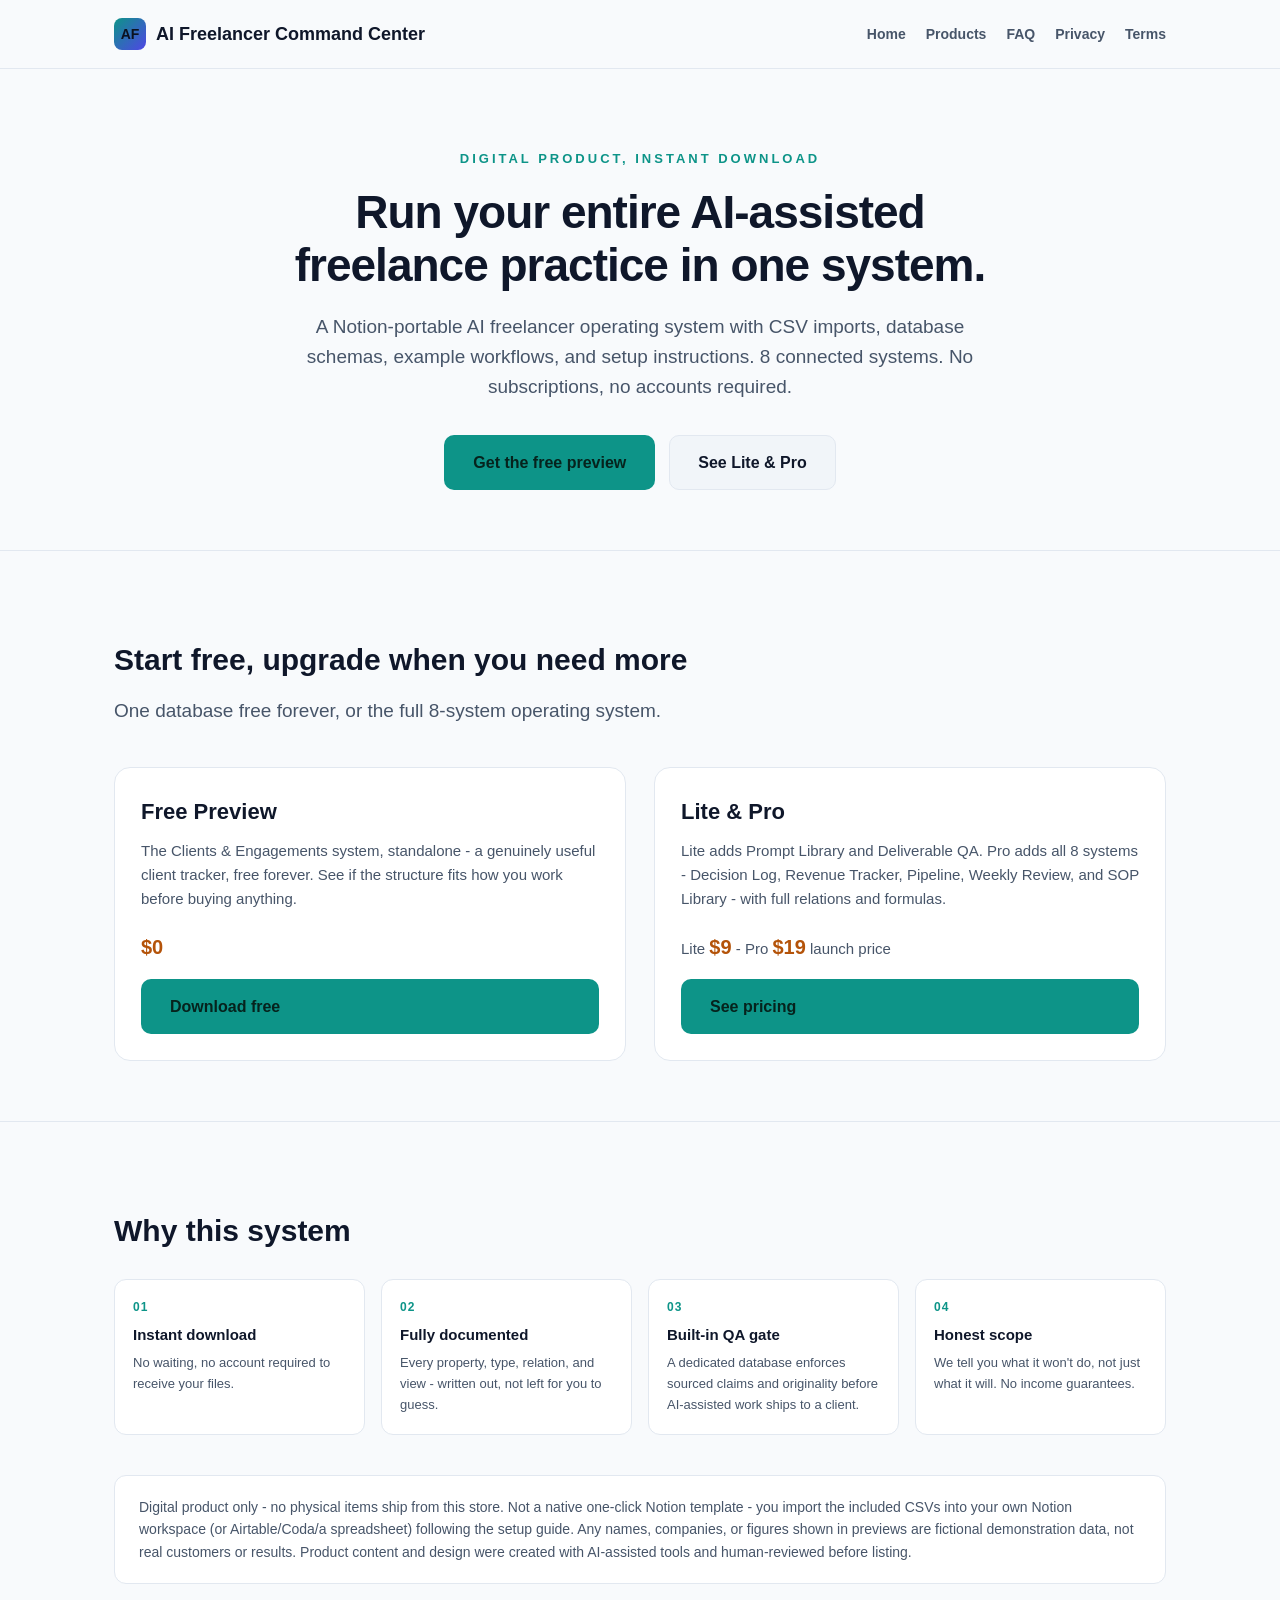
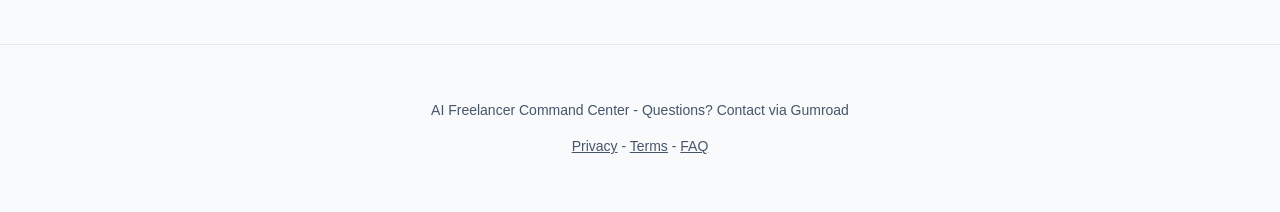
<file: index.html>
<!DOCTYPE html>
<html lang="en">
<head>
<meta charset="UTF-8">
<meta name="viewport" content="width=device-width, initial-scale=1.0">
<title>AI Freelancer Command Center</title>
<meta name="description" content="A Notion-portable AI freelancer operating system - clients, prompts, QA, pipeline, and revenue, all connected. Free preview, Lite, and Pro editions.">
<link rel="stylesheet" href="assets/style.css">
</head>
<body>
<nav>
  <div class="container">
    <a class="brand" href="index.html"><div class="brand-mark">AF</div>AI Freelancer Command Center</a>
    <div class="navlinks">
      <a href="index.html">Home</a>
      <a href="products.html">Products</a>
      <a href="faq.html">FAQ</a>
      <a href="privacy.html">Privacy</a>
      <a href="terms.html">Terms</a>
    </div>
  </div>
</nav>

<header class="hero">
  <div class="container">
    <div class="eyebrow">Digital product, instant download</div>
    <h1>Run your entire AI-assisted<br>freelance practice in one system.</h1>
    <p class="lead">A Notion-portable AI freelancer operating system with CSV imports, database schemas, example workflows, and setup instructions. 8 connected systems. No subscriptions, no accounts required.</p>
    <div class="btn-row">
      <a class="btn btn-primary" href="products.html">Get the free preview</a>
      <a class="btn btn-secondary" href="products.html">See Lite &amp; Pro</a>
    </div>
  </div>
</header>

<section class="section">
  <div class="container">
    <h2>Start free, upgrade when you need more</h2>
    <p class="lead">One database free forever, or the full 8-system operating system.</p>
    <div class="products">
      <div class="card">
        <div class="card-body">
          <h3>Free Preview</h3>
          <p>The Clients &amp; Engagements system, standalone - a genuinely useful client tracker, free forever. See if the structure fits how you work before buying anything.</p>
          <div class="price"><b>$0</b></div>
          <a class="btn btn-primary" href="https://yasnix.gumroad.com/l/ai-freelancer-command-center-free-preview">Download free</a>
        </div>
      </div>
      <div class="card">
        <div class="card-body">
          <h3>Lite &amp; Pro</h3>
          <p>Lite adds Prompt Library and Deliverable QA. Pro adds all 8 systems - Decision Log, Revenue Tracker, Pipeline, Weekly Review, and SOP Library - with full relations and formulas.</p>
          <div class="price">Lite <b>$9</b> - Pro <b>$19</b> launch price</div>
          <a class="btn btn-primary" href="products.html#command-center">See pricing</a>
        </div>
      </div>
    </div>
  </div>
</section>

<section class="section">
  <div class="container">
    <h2>Why this system</h2>
    <div class="feat-grid">
      <div class="feat"><div class="n">01</div><h4>Instant download</h4><p>No waiting, no account required to receive your files.</p></div>
      <div class="feat"><div class="n">02</div><h4>Fully documented</h4><p>Every property, type, relation, and view - written out, not left for you to guess.</p></div>
      <div class="feat"><div class="n">03</div><h4>Built-in QA gate</h4><p>A dedicated database enforces sourced claims and originality before AI-assisted work ships to a client.</p></div>
      <div class="feat"><div class="n">04</div><h4>Honest scope</h4><p>We tell you what it won't do, not just what it will. No income guarantees.</p></div>
    </div>
    <div class="disclosure">
      Digital product only - no physical items ship from this store. Not a native one-click Notion template - you import the included CSVs into your own Notion workspace (or Airtable/Coda/a spreadsheet) following the setup guide. Any names, companies, or figures shown in previews are fictional demonstration data, not real customers or results. Product content and design were created with AI-assisted tools and human-reviewed before listing.
    </div>
  </div>
</section>

<footer>
  <div class="container">
    <p>AI Freelancer Command Center - Questions? Contact via Gumroad</p>
    <p><a href="privacy.html">Privacy</a> - <a href="terms.html">Terms</a> - <a href="faq.html">FAQ</a></p>
  </div>
</footer>
</body>
</html>
</file>
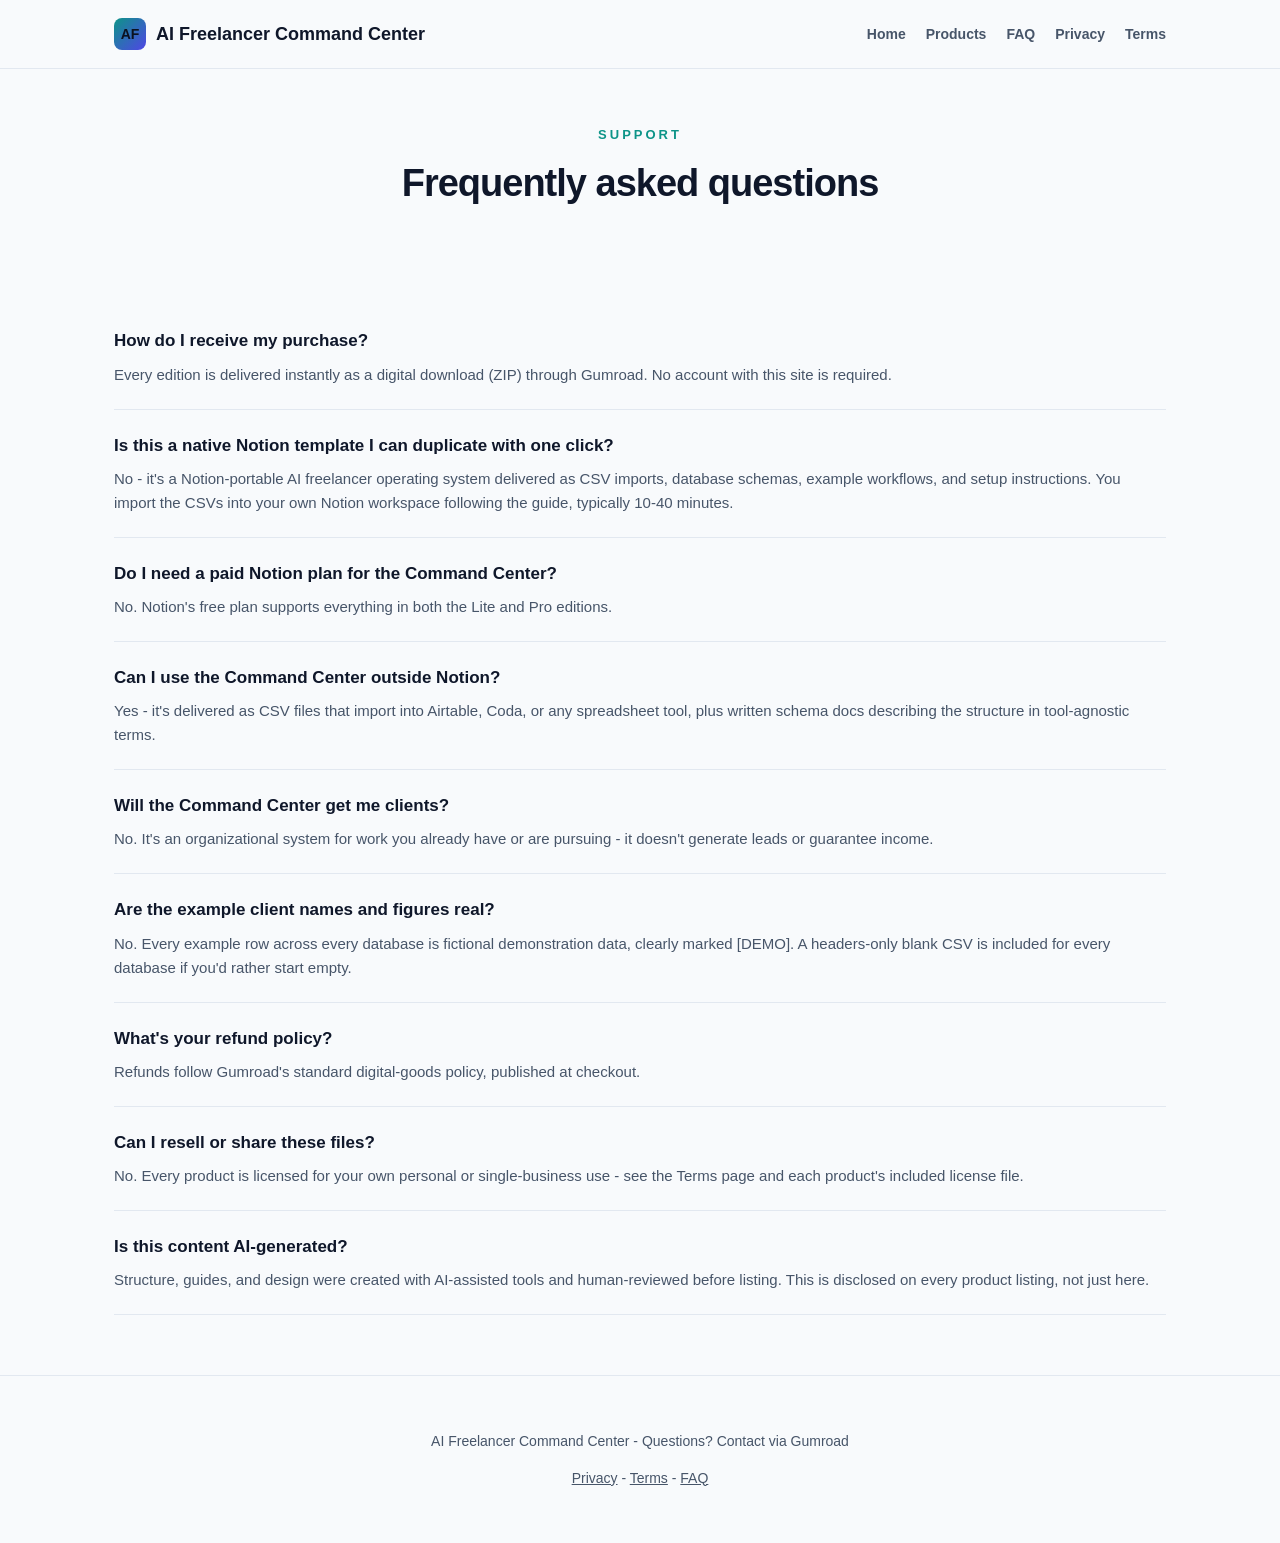
<file: faq.html>
<!DOCTYPE html>
<html lang="en">
<head>
<meta charset="UTF-8">
<meta name="viewport" content="width=device-width, initial-scale=1.0">
<title>FAQ - AI Freelancer Command Center</title>
<link rel="stylesheet" href="assets/style.css">
</head>
<body>
<nav>
  <div class="container">
    <a class="brand" href="index.html"><div class="brand-mark">AF</div>AI Freelancer Command Center</a>
    <div class="navlinks">
      <a href="index.html">Home</a>
      <a href="products.html">Products</a>
      <a href="faq.html">FAQ</a>
      <a href="privacy.html">Privacy</a>
      <a href="terms.html">Terms</a>
    </div>
  </div>
</nav>

<header class="hero" style="padding:56px 0 20px;">
  <div class="container">
    <div class="eyebrow">Support</div>
    <h1 style="font-size:38px;">Frequently asked questions</h1>
  </div>
</header>

<section class="section" style="border-top:none;">
  <div class="container">
    <div class="faq-item">
      <h3>How do I receive my purchase?</h3>
      <p>Every edition is delivered instantly as a digital download (ZIP) through Gumroad. No account with this site is required.</p>
    </div>
    <div class="faq-item">
      <h3>Is this a native Notion template I can duplicate with one click?</h3>
      <p>No - it's a Notion-portable AI freelancer operating system delivered as CSV imports, database schemas, example workflows, and setup instructions. You import the CSVs into your own Notion workspace following the guide, typically 10-40 minutes.</p>
    </div>
    <div class="faq-item">
      <h3>Do I need a paid Notion plan for the Command Center?</h3>
      <p>No. Notion's free plan supports everything in both the Lite and Pro editions.</p>
    </div>
    <div class="faq-item">
      <h3>Can I use the Command Center outside Notion?</h3>
      <p>Yes - it's delivered as CSV files that import into Airtable, Coda, or any spreadsheet tool, plus written schema docs describing the structure in tool-agnostic terms.</p>
    </div>
    <div class="faq-item">
      <h3>Will the Command Center get me clients?</h3>
      <p>No. It's an organizational system for work you already have or are pursuing - it doesn't generate leads or guarantee income.</p>
    </div>
    <div class="faq-item">
      <h3>Are the example client names and figures real?</h3>
      <p>No. Every example row across every database is fictional demonstration data, clearly marked [DEMO]. A headers-only blank CSV is included for every database if you'd rather start empty.</p>
    </div>
    <div class="faq-item">
      <h3>What's your refund policy?</h3>
      <p>Refunds follow Gumroad's standard digital-goods policy, published at checkout.</p>
    </div>
    <div class="faq-item">
      <h3>Can I resell or share these files?</h3>
      <p>No. Every product is licensed for your own personal or single-business use - see the Terms page and each product's included license file.</p>
    </div>
    <div class="faq-item">
      <h3>Is this content AI-generated?</h3>
      <p>Structure, guides, and design were created with AI-assisted tools and human-reviewed before listing. This is disclosed on every product listing, not just here.</p>
    </div>
  </div>
</section>

<footer>
  <div class="container">
    <p>AI Freelancer Command Center - Questions? Contact via Gumroad</p>
    <p><a href="privacy.html">Privacy</a> - <a href="terms.html">Terms</a> - <a href="faq.html">FAQ</a></p>
  </div>
</footer>
</body>
</html>
</file>
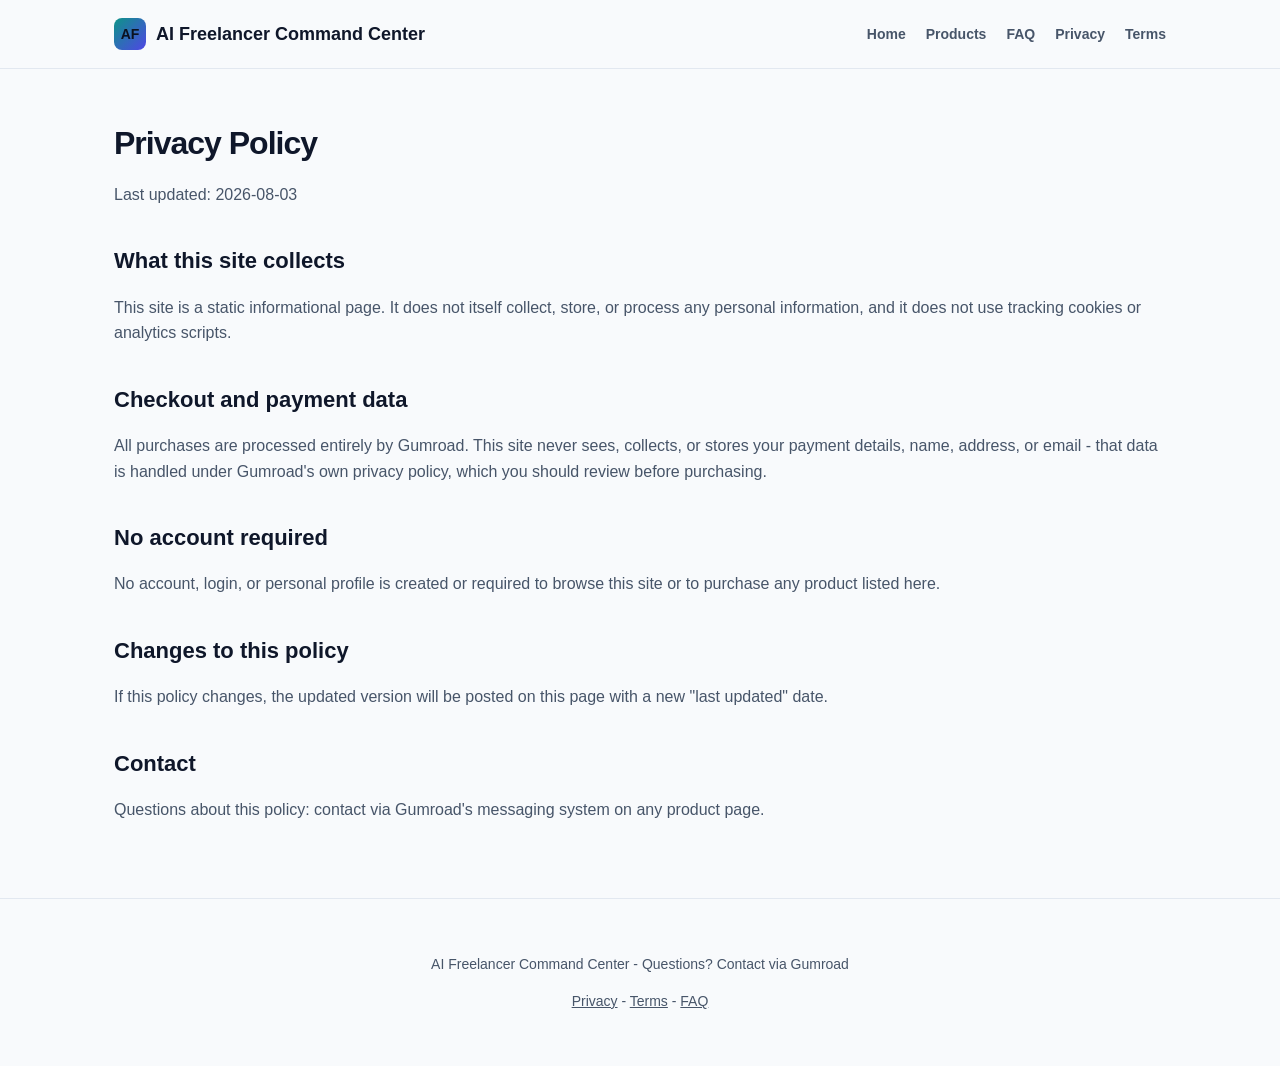
<file: privacy.html>
<!DOCTYPE html>
<html lang="en">
<head>
<meta charset="UTF-8">
<meta name="viewport" content="width=device-width, initial-scale=1.0">
<title>Privacy Policy - AI Freelancer Command Center</title>
<link rel="stylesheet" href="assets/style.css">
</head>
<body>
<nav>
  <div class="container">
    <a class="brand" href="index.html"><div class="brand-mark">AF</div>AI Freelancer Command Center</a>
    <div class="navlinks">
      <a href="index.html">Home</a>
      <a href="products.html">Products</a>
      <a href="faq.html">FAQ</a>
      <a href="privacy.html">Privacy</a>
      <a href="terms.html">Terms</a>
    </div>
  </div>
</nav>

<section class="section legal" style="border-top:none;padding-top:56px;">
  <div class="container">
    <h1>Privacy Policy</h1>
    <p>Last updated: 2026-08-03</p>

    <h2>What this site collects</h2>
    <p>This site is a static informational page. It does not itself collect, store, or process any personal information, and it does not use tracking cookies or analytics scripts.</p>

    <h2>Checkout and payment data</h2>
    <p>All purchases are processed entirely by Gumroad. This site never sees, collects, or stores your payment details, name, address, or email - that data is handled under Gumroad's own privacy policy, which you should review before purchasing.</p>

    <h2>No account required</h2>
    <p>No account, login, or personal profile is created or required to browse this site or to purchase any product listed here.</p>

    <h2>Changes to this policy</h2>
    <p>If this policy changes, the updated version will be posted on this page with a new "last updated" date.</p>

    <h2>Contact</h2>
    <p>Questions about this policy: contact via Gumroad's messaging system on any product page.</p>
  </div>
</section>

<footer>
  <div class="container">
    <p>AI Freelancer Command Center - Questions? Contact via Gumroad</p>
    <p><a href="privacy.html">Privacy</a> - <a href="terms.html">Terms</a> - <a href="faq.html">FAQ</a></p>
  </div>
</footer>
</body>
</html>
</file>
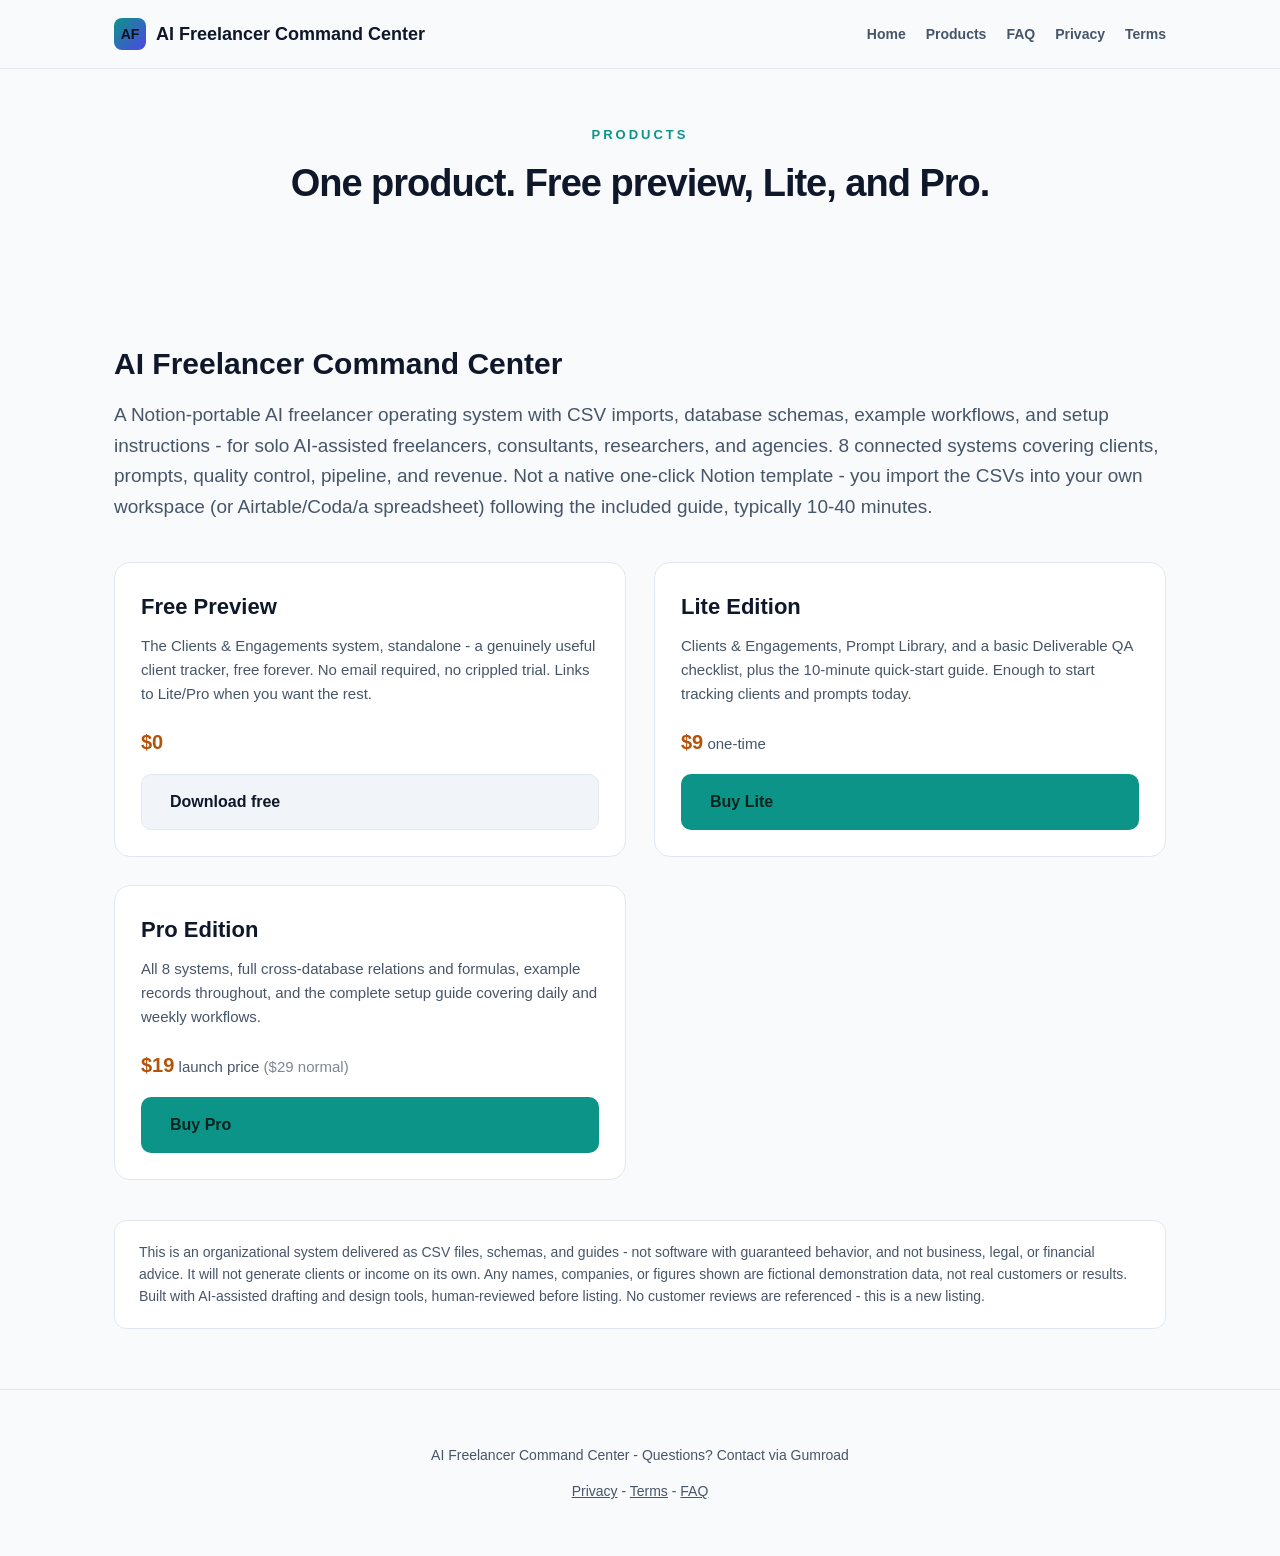
<file: products.html>
<!DOCTYPE html>
<html lang="en">
<head>
<meta charset="UTF-8">
<meta name="viewport" content="width=device-width, initial-scale=1.0">
<title>Products - AI Freelancer Command Center</title>
<meta name="description" content="AI Freelancer Command Center - Free Preview, Lite, and Pro editions.">
<link rel="stylesheet" href="assets/style.css">
</head>
<body>
<nav>
  <div class="container">
    <a class="brand" href="index.html"><div class="brand-mark">AF</div>AI Freelancer Command Center</a>
    <div class="navlinks">
      <a href="index.html">Home</a>
      <a href="products.html">Products</a>
      <a href="faq.html">FAQ</a>
      <a href="privacy.html">Privacy</a>
      <a href="terms.html">Terms</a>
    </div>
  </div>
</nav>

<header class="hero" style="padding:56px 0 30px;">
  <div class="container">
    <div class="eyebrow">Products</div>
    <h1 style="font-size:38px;">One product. Free preview, Lite, and Pro.</h1>
  </div>
</header>

<section class="section" id="command-center" style="border-top:none;">
  <div class="container">
    <h2>AI Freelancer Command Center</h2>
    <p class="lead">A Notion-portable AI freelancer operating system with CSV imports, database schemas, example workflows, and setup instructions - for solo AI-assisted freelancers, consultants, researchers, and agencies. 8 connected systems covering clients, prompts, quality control, pipeline, and revenue. Not a native one-click Notion template - you import the CSVs into your own workspace (or Airtable/Coda/a spreadsheet) following the included guide, typically 10-40 minutes.</p>
    <div class="products">
      <div class="card" id="free-preview">
        <div class="card-body">
          <h3>Free Preview</h3>
          <p>The Clients &amp; Engagements system, standalone - a genuinely useful client tracker, free forever. No email required, no crippled trial. Links to Lite/Pro when you want the rest.</p>
          <div class="price"><b>$0</b></div>
          <a class="btn btn-secondary" href="https://yasnix.gumroad.com/l/ai-freelancer-command-center-free-preview">Download free</a>
        </div>
      </div>
      <div class="card">
        <div class="card-body">
          <h3>Lite Edition</h3>
          <p>Clients &amp; Engagements, Prompt Library, and a basic Deliverable QA checklist, plus the 10-minute quick-start guide. Enough to start tracking clients and prompts today.</p>
          <div class="price"><b>$9</b> one-time</div>
          <a class="btn btn-primary" href="https://yasnix.gumroad.com/l/ai-freelancer-command-center-lite">Buy Lite</a>
        </div>
      </div>
      <div class="card">
        <div class="card-body">
          <h3>Pro Edition</h3>
          <p>All 8 systems, full cross-database relations and formulas, example records throughout, and the complete setup guide covering daily and weekly workflows.</p>
          <div class="price"><b>$19</b> launch price <span style="opacity:.7;">($29 normal)</span></div>
          <a class="btn btn-primary" href="https://yasnix.gumroad.com/l/ai-freelancer-command-center-pro">Buy Pro</a>
        </div>
      </div>
    </div>
    <div class="disclosure">This is an organizational system delivered as CSV files, schemas, and guides - not software with guaranteed behavior, and not business, legal, or financial advice. It will not generate clients or income on its own. Any names, companies, or figures shown are fictional demonstration data, not real customers or results. Built with AI-assisted drafting and design tools, human-reviewed before listing. No customer reviews are referenced - this is a new listing.</div>
  </div>
</section>

<footer>
  <div class="container">
    <p>AI Freelancer Command Center - Questions? Contact via Gumroad</p>
    <p><a href="privacy.html">Privacy</a> - <a href="terms.html">Terms</a> - <a href="faq.html">FAQ</a></p>
  </div>
</footer>
</body>
</html>
</file>
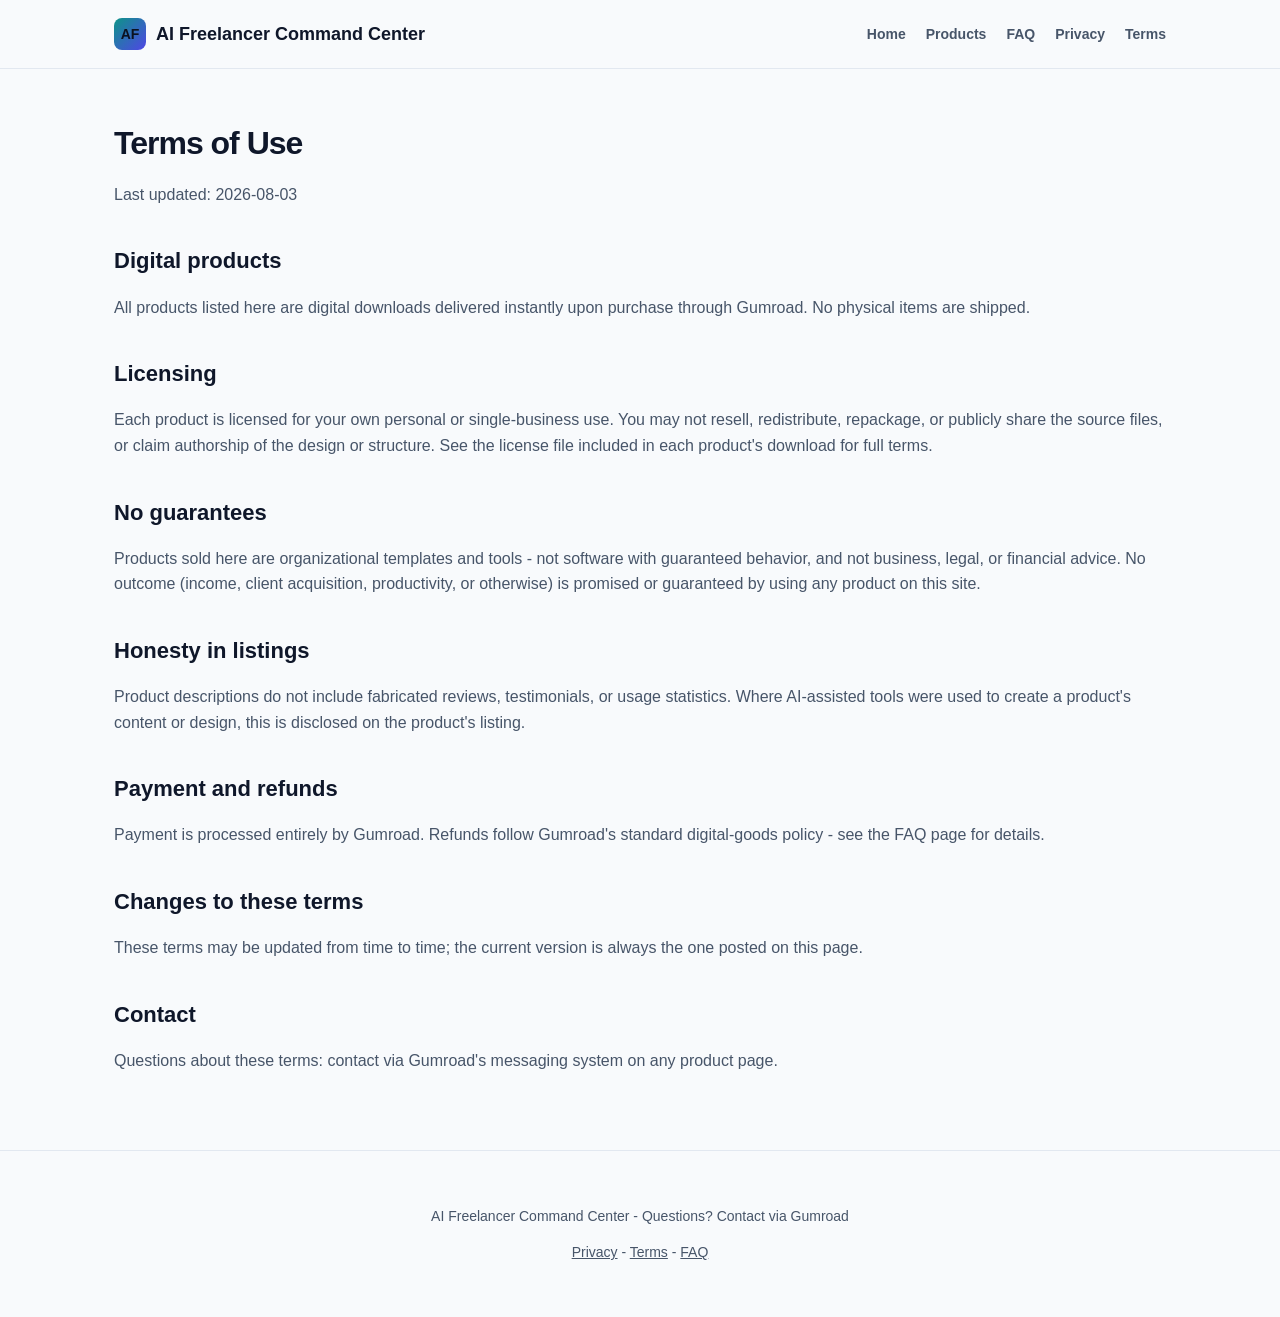
<file: terms.html>
<!DOCTYPE html>
<html lang="en">
<head>
<meta charset="UTF-8">
<meta name="viewport" content="width=device-width, initial-scale=1.0">
<title>Terms of Use - AI Freelancer Command Center</title>
<link rel="stylesheet" href="assets/style.css">
</head>
<body>
<nav>
  <div class="container">
    <a class="brand" href="index.html"><div class="brand-mark">AF</div>AI Freelancer Command Center</a>
    <div class="navlinks">
      <a href="index.html">Home</a>
      <a href="products.html">Products</a>
      <a href="faq.html">FAQ</a>
      <a href="privacy.html">Privacy</a>
      <a href="terms.html">Terms</a>
    </div>
  </div>
</nav>

<section class="section legal" style="border-top:none;padding-top:56px;">
  <div class="container">
    <h1>Terms of Use</h1>
    <p>Last updated: 2026-08-03</p>

    <h2>Digital products</h2>
    <p>All products listed here are digital downloads delivered instantly upon purchase through Gumroad. No physical items are shipped.</p>

    <h2>Licensing</h2>
    <p>Each product is licensed for your own personal or single-business use. You may not resell, redistribute, repackage, or publicly share the source files, or claim authorship of the design or structure. See the license file included in each product's download for full terms.</p>

    <h2>No guarantees</h2>
    <p>Products sold here are organizational templates and tools - not software with guaranteed behavior, and not business, legal, or financial advice. No outcome (income, client acquisition, productivity, or otherwise) is promised or guaranteed by using any product on this site.</p>

    <h2>Honesty in listings</h2>
    <p>Product descriptions do not include fabricated reviews, testimonials, or usage statistics. Where AI-assisted tools were used to create a product's content or design, this is disclosed on the product's listing.</p>

    <h2>Payment and refunds</h2>
    <p>Payment is processed entirely by Gumroad. Refunds follow Gumroad's standard digital-goods policy - see the FAQ page for details.</p>

    <h2>Changes to these terms</h2>
    <p>These terms may be updated from time to time; the current version is always the one posted on this page.</p>

    <h2>Contact</h2>
    <p>Questions about these terms: contact via Gumroad's messaging system on any product page.</p>
  </div>
</section>

<footer>
  <div class="container">
    <p>AI Freelancer Command Center - Questions? Contact via Gumroad</p>
    <p><a href="privacy.html">Privacy</a> - <a href="terms.html">Terms</a> - <a href="faq.html">FAQ</a></p>
  </div>
</footer>
</body>
</html>
</file>
<file: assets/style.css>
:root{
  --bg:#0b1120;--bg-2:#131b2e;--panel:#1a2438;--panel-2:#212d47;--border:#2c3a58;
  --text:#f1f5f9;--text-dim:#94a3b8;--accent:#5eead4;--accent-2:#818cf8;--accent-warm:#fbbf24;
}
:root[data-theme="light"]{
  --bg:#f8fafc;--bg-2:#eef2f7;--panel:#ffffff;--panel-2:#f1f5f9;--border:#e2e8f0;
  --text:#0f172a;--text-dim:#475569;--accent:#0d9488;--accent-2:#4f46e5;--accent-warm:#b45309;
}
@media (prefers-color-scheme: light){
  :root:not([data-theme="dark"]){
    --bg:#f8fafc;--bg-2:#eef2f7;--panel:#ffffff;--panel-2:#f1f5f9;--border:#e2e8f0;
    --text:#0f172a;--text-dim:#475569;--accent:#0d9488;--accent-2:#4f46e5;--accent-warm:#b45309;
  }
}
*{box-sizing:border-box;}
html,body{margin:0;padding:0;}
body{
  font-family:-apple-system,BlinkMacSystemFont,'Segoe UI',Helvetica,Arial,sans-serif;
  background:var(--bg);color:var(--text);line-height:1.6;
  overflow-x:hidden;
}
img{max-width:100%;}
.container{max-width:1100px;margin:0 auto;padding:0 24px;}
nav{position:sticky;top:0;z-index:10;background:var(--bg);border-bottom:1px solid var(--border);}
nav .container{display:flex;align-items:center;justify-content:space-between;padding:18px 24px;flex-wrap:wrap;gap:12px;}
.brand{display:flex;align-items:center;gap:10px;font-weight:800;font-size:18px;text-decoration:none;color:var(--text);}
.brand-mark{width:32px;height:32px;border-radius:8px;background:linear-gradient(135deg,var(--accent),var(--accent-2));display:flex;align-items:center;justify-content:center;font-weight:900;color:#0b1120;font-size:14px;flex-shrink:0;}
.navlinks{display:flex;gap:20px;flex-wrap:wrap;}
.navlinks a{color:var(--text-dim);text-decoration:none;font-size:14px;font-weight:600;white-space:nowrap;}
.navlinks a:hover{color:var(--text);}
@media (max-width:600px){
  nav .container{padding:14px 16px;}
  .navlinks{gap:14px;width:100%;justify-content:flex-start;}
  .navlinks a{font-size:13px;}
}
.hero{padding:80px 0 60px;text-align:center;}
.eyebrow{text-transform:uppercase;letter-spacing:3px;font-size:13px;color:var(--accent);font-weight:700;margin-bottom:16px;}
h1{font-size:46px;font-weight:900;letter-spacing:-1px;line-height:1.15;margin:0 0 20px;overflow-wrap:break-word;}
.lead{font-size:19px;color:var(--text-dim);max-width:680px;margin:0 auto 32px;}
.btn{display:inline-flex;align-items:center;gap:8px;padding:14px 28px;border-radius:10px;font-weight:700;font-size:16px;text-decoration:none;border:1px solid transparent;}
.btn-primary{background:var(--accent);color:#06231d;}
.btn-secondary{background:var(--panel-2);color:var(--text);border-color:var(--border);}
.btn-row{display:flex;gap:14px;justify-content:center;flex-wrap:wrap;}
.section{padding:60px 0;border-top:1px solid var(--border);}
.section h2{font-size:30px;font-weight:800;margin-bottom:12px;}
.section .lead{margin:0 0 40px;text-align:left;max-width:none;}
.products{display:grid;grid-template-columns:1fr 1fr;gap:28px;}
@media (max-width:800px){.products{grid-template-columns:1fr;}}
.card{background:var(--panel);border:1px solid var(--border);border-radius:16px;overflow:hidden;display:flex;flex-direction:column;}
.card img{width:100%;display:block;border-bottom:1px solid var(--border);}
.card-body{padding:26px;flex:1;display:flex;flex-direction:column;}
.card-body h3{font-size:22px;margin:0 0 10px;}
.card-body p{color:var(--text-dim);font-size:15px;margin:0 0 20px;flex:1;}
.price{font-size:15px;color:var(--text-dim);margin-bottom:16px;}
.price b{color:var(--accent-warm);font-size:20px;}
.feat-grid{display:grid;grid-template-columns:repeat(4,1fr);gap:16px;margin-top:24px;}
@media (max-width:800px){.feat-grid{grid-template-columns:repeat(2,1fr);}}
.feat{background:var(--panel);border:1px solid var(--border);border-radius:12px;padding:18px;}
.feat .n{font-size:12px;font-weight:800;color:var(--accent);letter-spacing:1px;}
.feat h4{font-size:15px;margin:6px 0 6px;}
.feat p{font-size:13px;color:var(--text-dim);margin:0;}
footer{border-top:1px solid var(--border);padding:40px 0;text-align:center;color:var(--text-dim);font-size:14px;}
footer a{color:var(--text-dim);}
.legal h1{font-size:32px;}
.legal h2{font-size:22px;margin-top:36px;}
.legal p,.legal li{color:var(--text-dim);font-size:16px;}
.disclosure{background:var(--panel);border:1px solid var(--border);border-radius:12px;padding:20px 24px;font-size:14px;color:var(--text-dim);margin-top:40px;}
.faq-item{border-bottom:1px solid var(--border);padding:22px 0;}
.faq-item h3{font-size:17px;margin:0 0 8px;}
.faq-item p{color:var(--text-dim);font-size:15px;margin:0;}
@media (max-width:600px){
  h1{font-size:30px;}
  .legal h1{font-size:26px;}
  .lead{font-size:16px;}
  .section h2{font-size:22px;}
  .hero{padding:48px 0 40px;}
}
</file>
